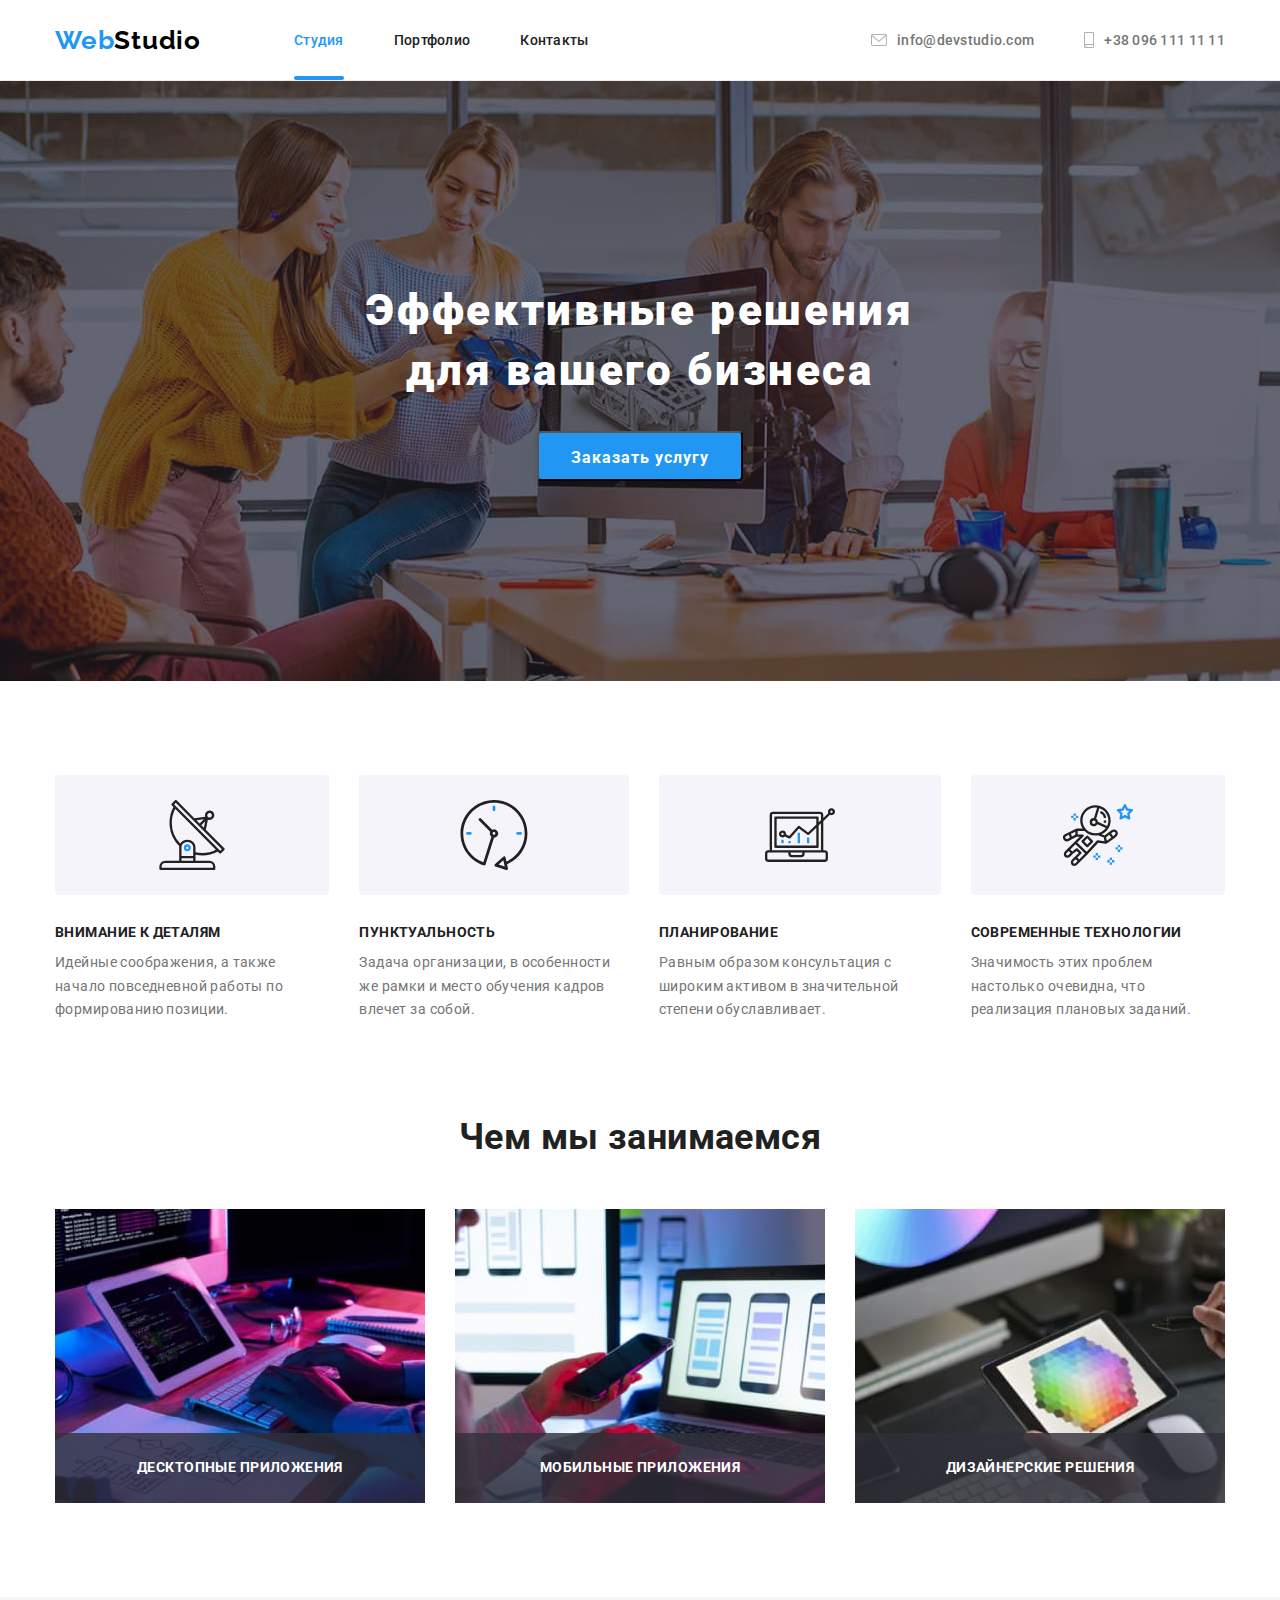
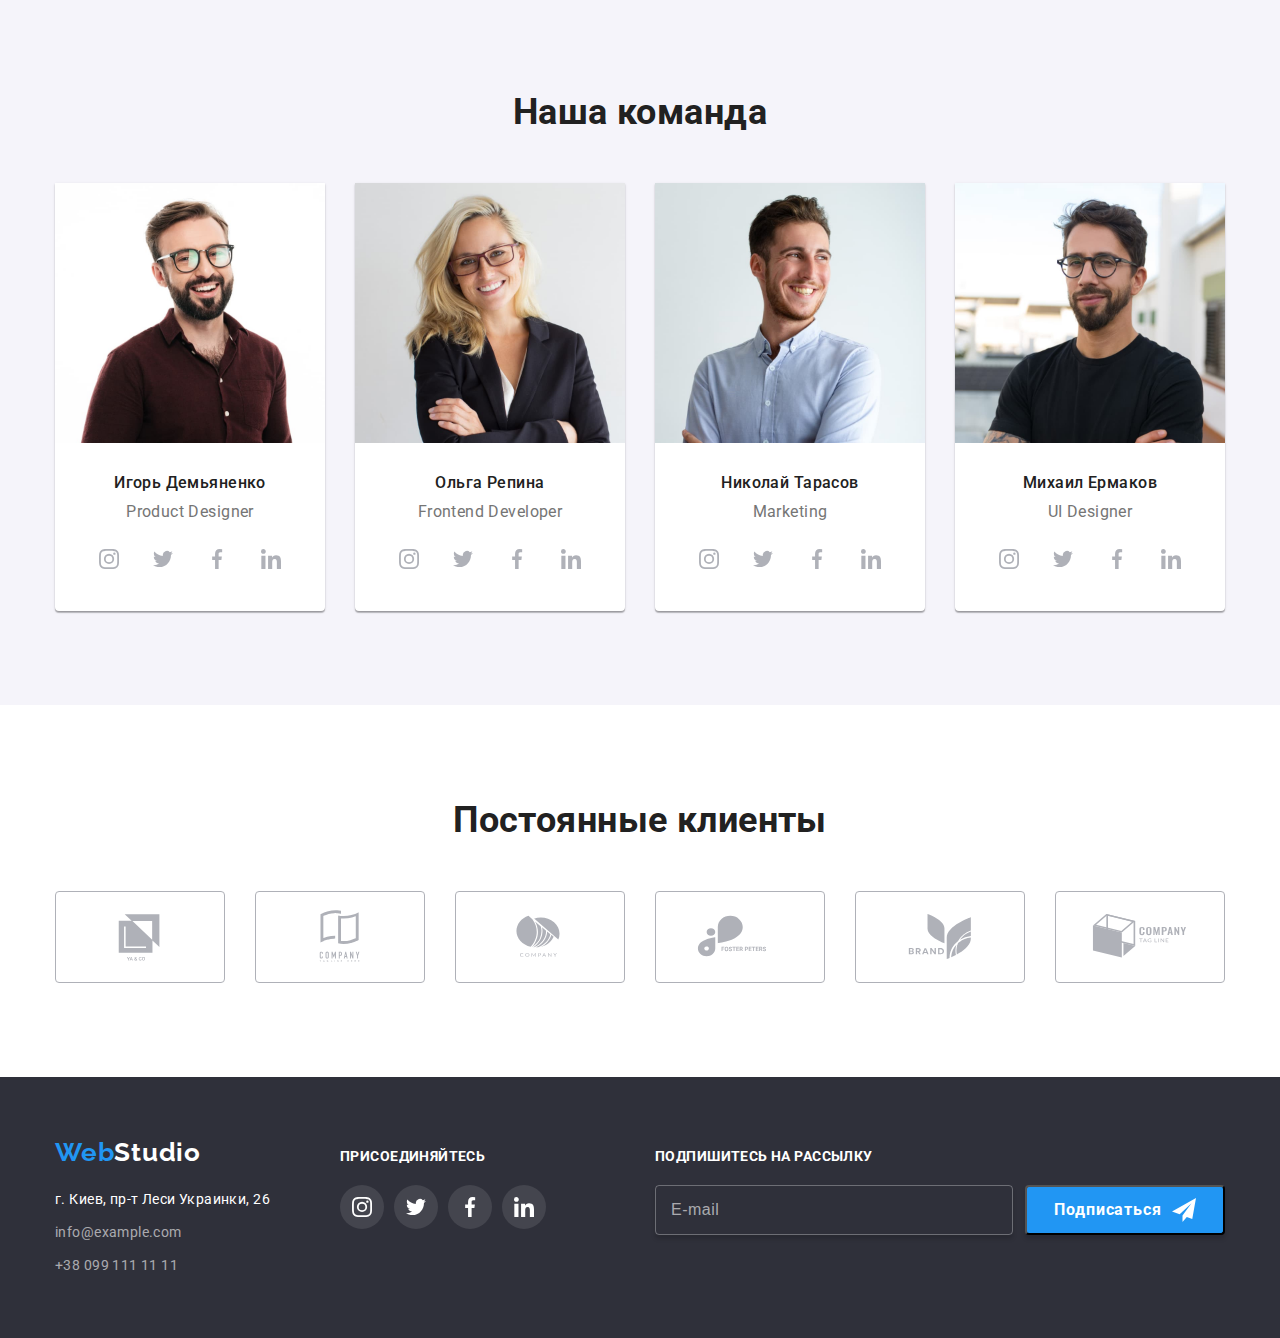
<file: index.html>
<!DOCTYPE html>
<html lang="ru">
<head>
    <meta charset="UTF-8">
    <meta http-equiv="X-UA-Compatible" content="IE=edge">
    <meta name="viewport" content="width=device-width, initial-scale=1.0">
    <title>Web Studio</title>
    <link rel="preconnect" href="https://fonts.googleapis.com">
    <link rel="preconnect" href="https://fonts.gstatic.com" crossorigin>
    <link href="https://fonts.googleapis.com/css2?family=Raleway:wght@700&family=Roboto:wght@400;500;700;900&display=swap"
        rel="stylesheet">
    <link rel="stylesheet" href="https://github.com/sindresorhus/modern-normalize/blob/main/modern-normalize.css">
    
    <link rel="stylesheet" href="./css/main.min.css">
</head>
<body>
    <!--Шапка страницы-->
    <header class="header">
        <div class="header__container">
            <nav class="header__navigation">
                <a href="/" class="logo">
                    Web<span class="logo__text">Studio</span>
                </a>
                <ul class="list site-nav__list">
                    <li class= "site-nav__item">
                        <a href="./index.html" class="site-nav__link link site-nav__link--active">Студия</a>
                    </li>
                    <li class= "site-nav__item">
                        <a href="./portfolio.html" class="site-nav__link link">Портфолио</a>
                    </li>
                    <li class= "site-nav__item">
                        <a href="" class="site-nav__link link">Контакты</a>
                    </li>
                </ul>
            </nav>
            <ul class="list contacts__list">
                <li class= "contacts__item">
                    <a href="mailto:info@devstudio.com" class="contacts__link link">
                        <svg class="icon-mail">
                            <use href="images/sprite.svg#icon-envelope">
                            </use>
                        </svg> 
                    info@devstudio.com</a>
                </li>
                <li class= "contacts__item"><a href="tel:+380961111111" class="contacts__link link">
                    <svg class="icon-tel">
                        <use href="images/sprite.svg#icon-smartphone">                    
                        </use>
                    </svg>+38 096 111 11 11</a></li>
            </ul>
        </div>
    </header>
    <!--Уникальный контент страницы-->
    <main>
        
        <section class="hero">
            <div class="hero__container">
            <h1 class="hero__title">Эффективные решения<br /> для вашего бизнеса</h1>
            <button type="button" class="btn hero__btn" data-modal-open>Заказать услугу</button>
            </div>
        </section>
        
        <section class="section features">
            <div class="features__container">
            <h2 class="section__title visually-hidden">Особенности</h2>
            <ul class="list features__list">
                <li class="features__item">
                    <div class="features__icon">
                        <svg class="icon-antenna" width="70" height="70">
                            <use href="images/sprite.svg#icon-antenna-1">
                            </use>
                        </svg>
                    </div>
                    
                    <h3 class="features__heading">Внимание к деталям</h3>
                    <p class="text features__text">Идейные соображения, а также начало повседневной работы по формированию позиции.</p>
                </li>
                <li class="features__item">
                    <div class="features__icon">
                        <svg class="icon-clock" width="70" height="70">
                            <use href="images/sprite.svg#icon-clock-1">
                            </use>
                        </svg>
                    </div>
                    
                    <h3 class="features__heading">Пунктуальность</h3>
                    <p class="text features__text">Задача организации, в особенности же рамки и место обучения кадров влечет за собой.</p>
                </li>
                <li class="features__item">
                    <div class="features__icon">
                        <svg class="icon-diagram" width="70" height="70">
                            <use href="images/sprite.svg#icon-diagram-1">
                            </use>
                        </svg>
                    </div>
                    
                    <h3 class="features__heading">Планирование</h3>
                    <p class="text features__text">Равным образом консультация с широким активом в значительной степени обуславливает.</p>
                </li>
                <li class="features__item">
                    <div class="features__icon">
                        <svg class="icon-astronaut" width="70" height="70">
                            <use href="images/sprite.svg#icon-astronaut-1">
                            </use>
                        </svg>
                    </div>
                    
                    <h3 class="features__heading">Современные технологии</h3>
                    <p class="text features__text">Значимость этих проблем настолько очевидна, что реализация плановых заданий.</p>
                </li>
            </ul>
            </div>
        </section>
        <section class="section work">
            <div class="container work__container">
            <h2 class="section__title">Чем мы занимаемся</h2>
            <ul class="work__list list">
                <li class="work__item">
                    <img src="./images/our_work1.jpg" class="thumb" alt="Разработка десктопной версии" width="370" />
                    <div class="work__overlay">Десктопные приложения</div>
                </li>
                <li class="work__item">
                    <img src="./images/our_work2.jpg" class="thumb" alt="Разработка мобильной версии" width="370" />
                    <div class="work__overlay">Мобильные приложения</div>
                </li>
                <li class="work__item">
                    <img src="./images/our_work3.jpg" class="thumb" alt="Разработка планшетной версии" width="370" />
                    <div class="work__overlay">Дизайнерские решения</div>
                </li>
            </ul>
            </div>
        </section>
        <section class="section team">
            <div class="container team__container">
            <h2 class="section__title">Наша команда</h2>
            <ul class="team__list list">
                <li class="team__item">
                    <img src="./images/our_team1.jpg" class="team__thumb" alt="Мужчина с бороодой в очках и рубашке" width="270" />
                    <div class="team__description"><h3 class="team__names">Игорь Демьяненко</h3>
                        <p class="text team__text">Product Designer</p>
                        <ul class="social__list list">
                            <li class="social__item">
                                <a href="" class="social__link">
                                    <svg class="social__icon">
                                        <use href="images/sprite.svg#icon-instagram-2">
                                        </use>
                                    </svg>
                                </a>
                            </li>
                            <li class="social__item">
                                <a href="" class="social__link">
                                    <svg class="social__icon">
                                        <use href="images/sprite.svg#icon-twitter-1">
                                        </use>
                                    </svg>
                                </a>
                            </li>
                            <li class="social__item">
                                <a href="" class="social__link">
                                    <svg class="social__icon">
                                        <use href="images/sprite.svg#icon-facebook-1">
                                        </use>
                                    </svg>
                                </a>
                            </li>
                            <li class="social__item">
                                <a href="" class="social__link">
                                    <svg class="social__icon">
                                        <use href="images/sprite.svg#icon-linkedin-1">
                                        </use>
                                    </svg>
                                </a>
                            </li>                        
                        </ul>
                    </div>            
                </li>
                <li class="team__item">
                    <img src="./images/our_team2.jpg" class="team__thumb" alt="Девушка с улыбкой в очках и в пиджаке" width="270" />
                    <div class="description"><h3 class="team__names">Ольга Репина</h3>
                    <p class="text team__text">Frontend Developer</p>
                    <ul class="social__list list">
                        <li class="social__item">
                            <a href="" class="social__link">
                                <svg class="social__icon">
                                    <use href="images/sprite.svg#icon-instagram-2">
                                    </use>
                                </svg>
                            </a>
                        </li>
                        <li class="social__item">
                            <a href="" class="social__link">
                                <svg class="social__icon">
                                    <use href="images/sprite.svg#icon-twitter-1">
                                    </use>
                                </svg>
                            </a>
                        </li>
                        <li class="social__item">
                            <a href="" class="social__link">
                                <svg class="social__icon">
                                    <use href="images/sprite.svg#icon-facebook-1">
                                    </use>
                                </svg>
                            </a>
                        </li>
                        <li class="social__item">
                            <a href="" class="social__link">
                                <svg class="social__icon">
                                    <use href="images/sprite.svg#icon-linkedin-1">
                                    </use>
                                </svg>
                            </a>
                        </li>
                    </ul>
                </div>
                </li>
                <li class="team__item">
                    <img src="./images/our_team3.jpg" class="team__thumb" alt="Мужчина в рубашке" width="270" />
                    <div class="description"><h3 class="team__names">Николай Тарасов</h3>
                    <p class="text team__text">Marketing</p>
                    <ul class="social__list list">
                        <li class="social__item">
                            <a href="" class="social__link">
                                <svg class="social__icon">
                                    <use href="images/sprite.svg#icon-instagram-2">
                                    </use>
                                </svg>
                            </a>
                        </li>
                        <li class="social__item">
                            <a href="" class="social__link">
                                <svg class="social__icon">
                                    <use href="images/sprite.svg#icon-twitter-1">
                                    </use>
                                </svg>
                            </a>
                        </li>
                        <li class="social__item">
                            <a href="" class="social__link">
                                <svg class="social__icon">
                                    <use href="images/sprite.svg#icon-facebook-1">
                                    </use>
                                </svg>
                            </a>
                        </li>
                        <li class="social__item">
                            <a href="" class="social__link">
                                <svg class="social__icon">
                                    <use href="images/sprite.svg#icon-linkedin-1">
                                    </use>
                                </svg>
                            </a>
                        </li>
                    </ul>
                </div>
                </li>
                <li class="team__item">
                    <img src="./images/our_team4.jpg" class="team__thumb" alt="Мужчина в футболке и очках на улице" width="270" />
                    <div class="description"><h3 class="team__names">Михаил Ермаков</h3>
                    <p class="text team__text">UI Designer</p>
                    <ul class="social__list list">
                        <li class="social__item">
                            <a href="" class="social__link">
                                <svg class="social__icon">
                                    <use href="images/sprite.svg#icon-instagram-2">
                                    </use>
                                </svg>
                            </a>
                        </li>
                        <li class="social__item">
                            <a href="" class="social__link">
                                <svg class="social__icon">
                                    <use href="images/sprite.svg#icon-twitter-1">
                                    </use>
                                </svg>
                            </a>
                        </li>
                        <li class="social__item">
                            <a href="" class="social__link">
                                <svg class="social__icon">
                                    <use href="images/sprite.svg#icon-facebook-1">
                                    </use>
                                </svg>
                            </a>
                        </li>
                        <li class="social__item">
                            <a href="" class="social__link">
                                <svg class="social__icon">
                                    <use href="images/sprite.svg#icon-linkedin-1">
                                    </use>
                                </svg>
                            </a>
                        </li>
                    </ul>
                </div>
                </li>
            </ul>
            </div>
        </section>
        <section class="section clients">
            <div class="container clients__container">
                <h2 class="section__title">Постоянные клиенты</h2>
                <ul class="clients__list list">
                    <li class="clients__item item">
                        <a href="" class="link clients__link"><svg class="clients__icon">
                            <use href="images/sprite.svg#icon-logo1">
                            </use>
                        </svg></a>
                    </li>
                    <li class="clients__item item">
                        <a href="" class="link clients__link"><svg class="clients__icon">
                                <use href="images/sprite.svg#icon-logo2">
                                </use>
                            </svg></a>
                    </li>
                    <li class="clients__item item">
                        <a href="" class="link clients__link"><svg class="clients__icon">
                                <use href="images/sprite.svg#icon-logo3">
                                </use>
                            </svg></a>
                    </li>
                    <li class="clients__item item">
                        <a href="" class="link clients__link"><svg class="clients__icon">
                                <use href="images/sprite.svg#icon-logo4">
                                </use>
                            </svg></a>
                    </li>
                    <li class="clients__item item">
                        <a href="" class="link clients__link"><svg class="clients__icon">
                                <use href="images/sprite.svg#icon-logo5">
                                </use>
                            </svg></a>
                    </li>
                    <li class="clients__item item">
                        <a href="" class="link clients__link"><svg class="clients__icon">
                                <use href="images/sprite.svg#icon-logo6">
                                </use>
                            </svg></a>
                    </li>
                </ul>
                <div>
                    
                </div>
            </div>
        </section>
    </main>
    <!--Подвал страницы-->
    <footer class="footer">
        <div class="container footer__container">
            <div class="column address__column">
                <a href="/" class="logo footer__logo">
                    <span>Web</span><span class="logo__text logo__text--white">Studio</span>
                </a>
                <address>
                    <ul class="address__list list">
                        <li class="address__item"><a href="" class="link address__link address__link--city">г. Киев, пр-т Леси Украинки, 26</a></li>
                        <li class="address__item"><a href="mailto:info@example.com" class="link address__link address__link--mail">info@example.com</a></li>
                        <li class="address__item"><a href="tel:+380991111111" class="link address__link address__link--tel">+38 099 111 11 11</a></li>
                    </ul>
                </address>
            </div>
            <div class="column subscribe__column">
                <h2 class="column__title">присоединяйтесь</h2>
                <ul class="social__list list">
                    <li class="social__item">
                        <a href="" class="social__link social__link--footer">
                            <svg class="social__icon social__icon--footer">
                                <use href="images/sprite.svg#icon-instagram-2">
                                </use>
                            </svg>
                        </a>
                    </li>
                    <li class="social__item">
                        <a href="" class="social__link social__link--footer">
                            <svg class="social__icon social__icon--footer">
                                <use href="images/sprite.svg#icon-twitter-1">
                                </use>
                            </svg>
                        </a>
                    </li>
                    <li class="social__item">
                        <a href="" class="social__link social__link--footer">
                            <svg class="social__icon social__icon--footer">
                                <use href="images/sprite.svg#icon-facebook-1">
                                </use>
                            </svg>
                        </a>
                    </li>
                    <li class="social__item">
                        <a href="" class="social__link social__link--footer">
                            <svg class="social__icon social__icon--footer">
                                <use href="images/sprite.svg#icon-linkedin-1">
                                </use>
                            </svg>
                        </a>
                    </li>
                </ul>
                
            </div>
            <div class="column mailing__column">
                <label for="mailing-user-mail" class="column__title">Подпишитесь на рассылку</label>
                    <div class="mailing__form">
                        <input type="email" class="mailing__input" name="footer_mail" id="mailing-user-mail" placeholder="E-mail">
                        <button type="submit" class="btn mailing__btn">Подписаться
                            <svg class="mailing__icon" width="24" height="24">
                                <use href="images/sprite.svg#icon-send"></use>
                            </svg>
                        </button>
                    </div>                               
                </div>
        </div>
    
    </footer>
    <div class="backdrop is-hidden" data-modal>
        <div class="modal">
            <button type="button" class="close__btn" data-modal-close>
                <svg class="close__icon">
                    <use href="images/sprite.svg#icon-close-black-18dp">
                    </use>
                </svg>
            </button>
            
            <form class="modal__form">
                <p class="modal__title">Оставьте свои данные, мы вам перезвоним</p>
                <div class="form-field">
                    <input type="text" name="name" id="user-name" class="form-input" placeholder=" ">
                    <label for="user-name" class="form-label">
                        <svg class="label-icon" >
                            <use href="images/sprite.svg#modal-person"></use>
                        </svg>
                        Имя
                    </label>
                </div>
                <div class="form-field">
                    <input type="tel" name="tel" id="user-tel" class="form-input" placeholder=" ">
                    <label for="user-tel" class="form-label">
                        <svg class="label-icon" >
                            <use href="images/sprite.svg#modal-phone"></use>
                        </svg>
                        Телефон
                    </label>
                </div>
                <div class="form-field">
                    <input type="email" name="mail" id="user-mail" class="form-input" placeholder=" ">
                    <label for="user-mail" class="form-label">
                        <svg class="label-icon" >
                            <use href="images/sprite.svg#modal-email"></use>
                        </svg>
                        Почта
                    </label>
                </div>
                <div class="form-field comment-field">
                    <label for="user-comment" class="form-label">Комментарий</label>
                    <textarea name="comment" id="user-comment" class="comment" cols="30" rows="10" placeholder="Введите текст"></textarea>
                </div>
                <div class="form-field__policy">
                    
                        <input type="checkbox" class="checkbox" name="policy" id="policy-checkbox">
                        <label for="policy-checkbox" class="label-checkbox">
                        Соглашаюсь с рассылкой и принимаю <a href="">Условия договора</a>
                        <span class="policy-check"></span>                    
                        <svg class="icon-checkbox" width="16" height="15">
                            <use href="images/sprite.svg#icon-full-check"></use>
                        </svg>                        
                    </label>
                        
                    </div>                       
                <div class="wrapper-btn">               
                    <button type="submit" class="btn modal__btn">Отправить</button>
                </div>
            </form>
        </div>
    </div>

    <script src="./js/modal.js"></script>
</body>
</html>
</file>
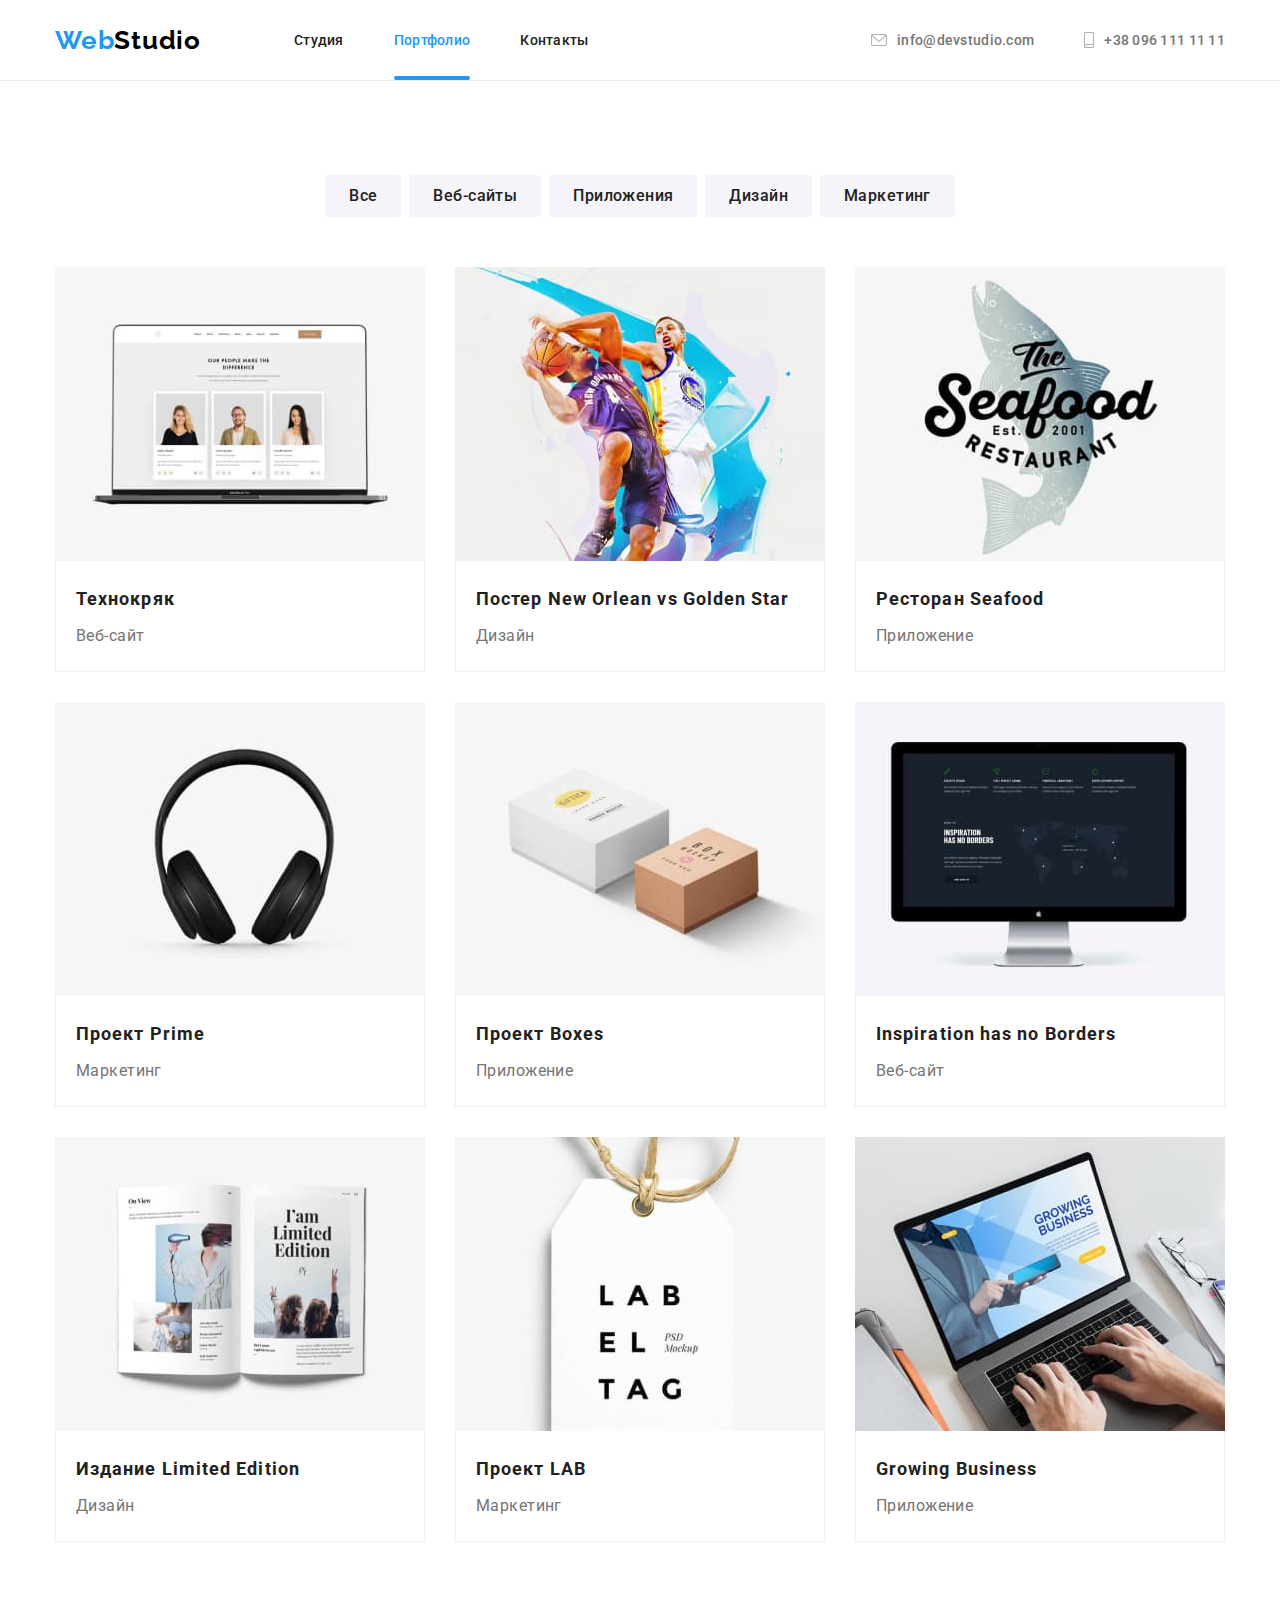
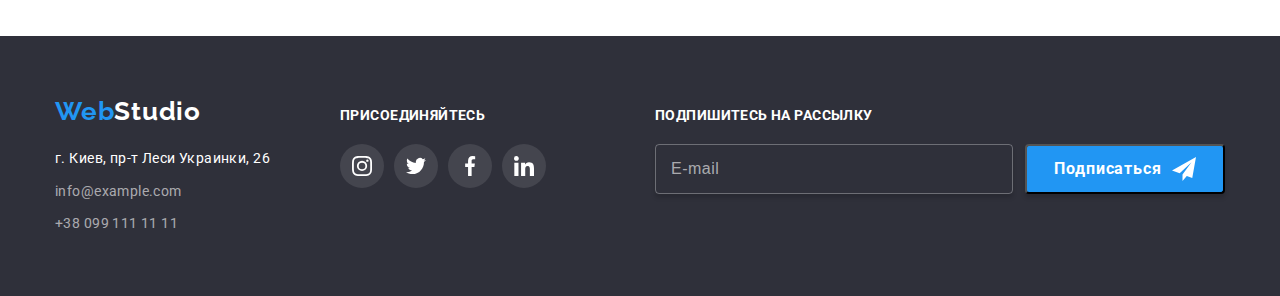
<file: portfolio.html>
<!DOCTYPE html>
<html lang="ru">

<head>
    <meta charset="UTF-8">
    <meta http-equiv="X-UA-Compatible" content="IE=edge">
    <meta name="viewport" content="width=device-width, initial-scale=1.0">
    <title>Portfolio</title>
    <link rel="preconnect" href="https://fonts.googleapis.com">
    <link rel="preconnect" href="https://fonts.gstatic.com" crossorigin>
    <link href="https://fonts.googleapis.com/css2?family=Raleway:wght@700&family=Roboto:wght@400;500;700;900&display=swap"
        rel="stylesheet">
    <link rel="stylesheet" href="https://github.com/sindresorhus/modern-normalize/blob/main/modern-normalize.css">
    
    <link rel="stylesheet" href="./css/main.min.css">
</head>

<body>
    <!--Шапка страницы-->
    <header class="header">
        <div class="header__container container">
            <nav class="header__navigation">
                <a href="/" class="logo">
                    Web<span class="logo__text">Studio</span>
                </a>
                <ul class="list site-nav__list">
                    <li class="site-nav__item">
                        <a href="./index.html" class="site-nav__link link">Студия</a>
                    </li>
                    <li class="site-nav__item">
                        <a href="./portfolio.html" class="site-nav__link link site-nav__link--active">Портфолио</a>
                    </li>
                    <li class="site-nav__item">
                        <a href="" class="site-nav__link link">Контакты</a>
                    </li>
                </ul>
            </nav>
            <ul class="list contacts__list">
                <li class="contacts__item">
                    <a href="mailto:info@devstudio.com" class="contacts__link link">
                        <svg class="icon-mail">
                            <use href="images/sprite.svg#icon-envelope">
                            </use>
                        </svg>
                        info@devstudio.com</a>
                </li>
                <li class="contacts__item"><a href="tel:+380961111111" class="contacts__link link">
                        <svg class="icon-tel">
                            <use href="images/sprite.svg#icon-smartphone">
                            </use>
                        </svg>+38 096 111 11 11</a></li>
            </ul>
        </div>
    </header>
    <!--Уникальный контент страницы-->
    <main>
        <section class="section portfolio">
            <div class="container portfolio__container">
                <ul class="list filter__list">
                    <li class="filter__item"><button type="button" class="filter__btn">Все</button></li>
                    <li class="filter__item"><button type="button" class="filter__btn">Веб-сайты</button></li>
                    <li class="filter__item"><button type="button" class="filter__btn">Приложения</button></li>
                    <li class="filter__item"><button type="button" class="filter__btn">Дизайн</button></li>
                    <li class="filter__item"><button type="button" class="filter__btn">Маркетинг</button></li>
                </ul>
                <h2 class="section__title visually-hidden">Примеры работ</h2>
                <ul class="list type__list">
                    <li class="type__item">                        
                        <a href="" class="link type__link">
                            <div class="thumb type__thumb">
                                <img src="./images/technocrack.jpg" alt="Открытый ноутбук с сайтом-примером" width="370" />
                                <div class="type__overlay">Технокряк это современная площадка распространения коронавируса. Компании используют эту платформу для цифрового
                                шпионажа и атак на защищённые сервера конкурентов.</div>
                            </div>                                
                            <div class="type__description">
                                <h3 class="type__example">Технокряк</h3>
                                <p class="text type__text">Веб-сайт</p>
                            </div>
                        </a>                                              
                    </li>
                    <li class="type__item">
                        <a href="" class="link type__link">
                            <div class="thumb type__thumb">
                                <img src="./images/poster_new_orlean_vs_golden_star.jpg" alt="Дизайн постера" width="370" />
                                <div class="type__overlay">Технокряк это современная площадка распространения коронавируса. Компании используют эту платформу
                                    для цифрового
                                    шпионажа и атак на защищённые сервера конкурентов.
                                </div>
                            </div>
                            <div class="type__description">
                                <h3 class="type__example">Постер New Orlean vs Golden Star</h3>
                                <p class="text type__text">Дизайн</p>
                            </div>
                        </a>
                    </li>
                    <li class="type__item">                        
                        <a href="" class="link type__link">
                            <div class="thumb type__thumb">
                                <img src="./images/restaurant_seafood.jpg" alt="Логотип рыбного ресторана" width="370" />
                                <div class="type__overlay">Технокряк это современная площадка распространения коронавируса. Компании используют эту платформу
                                    для цифрового
                                    шпионажа и атак на защищённые сервера конкурентов.</div>
                                                                    
                            </div>
                            <div class="type__description">
                                <h3 class="type__example">Ресторан Seafood</h3>
                                <p class="text type__text">Приложение</p>
                            </div>
                        </a>                                                                     
                    </li>
                    
                    <li class="type__item">
                        <a href="" class="link type__link">
                            <div class="thumb type__thumb">
                                <img src="./images/project_prime.jpg" alt="Наушники" width="370" />
                                <div class="type__overlay">Технокряк это современная площадка распространения коронавируса. Компании используют эту платформу
                                    для цифрового
                                    шпионажа и атак на защищённые сервера конкурентов.
                                </div>
                            </div>                                
                            <div class="type__description">
                                <h3 class="type__example">Проект Prime</h3>
                                <p class="text type__text">Маркетинг</p>
                            </div>
                        </a>                                              
                    </li>
                    <li class="type__item">                        
                        <a href="" class="link type__link">
                            <div class="thumb type__thumb">
                                <img src="./images/project_boxes.jpg" alt="Две коробки" width="370" />
                                <div class="type__overlay">Технокряк это современная площадка распространения коронавируса. Компании используют эту платформу
                                    для цифрового
                                    шпионажа и атак на защищённые сервера конкурентов.
                                </div>
                            </div>
                            <div class="type__description">
                                <h3 class="type__example">Проект Boxes</h3>
                                <p class="text type__text">Приложение</p>
                            </div>
                        </a>                                                                    
                    </li>
                    <li class="type__item">
                        <a href="" class="link type__link">
                            <div class="thumb type__thumb">
                                <img src="./images/inspiration_has_no_borders.jpg" alt="Монитор" width="370" />                            
                                <div class="type__overlay">Технокряк это современная площадка распространения коронавируса. Компании используют эту платформу
                                для цифрового
                                шпионажа и атак на защищённые сервера конкурентов.                            
                                </div>
                            </div>                            
                            <div class="type__description">
                                <h3 class="type__example">Inspiration has no Borders</h3>
                                <p class="text type__text">Веб-сайт</p>
                            </div>
                        </a>                                              
                    </li>
                    <li class="type__item">                        
                        <a href="" class="link type__link">
                            <div class="thumb type__thumb"><img src="./images/edition_limited_edition.jpg" alt="Открытый журнал" width="370" />
                                <div class="type__overlay">Технокряк это современная площадка распространения коронавируса. Компании используют эту платформу
                                    для цифрового
                                    шпионажа и атак на защищённые сервера конкурентов.
                                </div>
                            </div>
                            <div class="type__description">
                                <h3 class="type__example">Издание Limited Edition</h3>
                                <p class="text type__text">Дизайн</p>
                            </div>
                        </a>                                                                   
                    </li>
                    <li class="type__item">                        
                        <a href="" class="link type__link">
                            <div class="thumb type__thumb">
                                <img src="./images/project_lab.jpg" alt="Лейба на веревке" width="370" />
                                <div class="type__overlay">Технокряк это современная площадка распространения коронавируса. Компании используют эту платформу
                                    для цифрового
                                    шпионажа и атак на защищённые сервера конкурентов.
                                </div>
                            </div>
                            <div class="type__description">
                                <h3 class="type__example">Проект LAB</h3>
                                <p class="text type__text">Маркетинг</p>
                            </div>
                        </a>                                                                       
                    </li>
                    <li class="type__item">                       
                        <a href="" class="link type__link"> 
                            <div class="thumb type__thumb">
                                <img src="./images/growing_business.jpg" alt="Человек работает на ноутбуке" width="370" />
                                <div class="type__overlay">Технокряк это современная площадка распространения коронавируса. Компании используют эту платформу
                                    для цифрового
                                    шпионажа и атак на защищённые сервера конкурентов.
                                </div>
                            </div>
                            <div class="type__description">
                                <h3 class="type__example">Growing Business</h3>
                                <p class="text type__text">Приложение</p>
                            </div>
                        </a>                                             
                    </li>
                </ul> 
                </div>           
        </section>
    </main>
    <!--Подвал страницы-->
    <footer class="footer">
        <div class="container footer__container">
            <div class="column address__column">
                <a href="/" class="logo footer__logo">
                    <span>Web</span><span class="logo__text logo__text--white">Studio</span>
                </a>
                <address>
                    <ul class="address__list list">
                        <li class="address__item"><a href="" class="link address__link address__link--city">г. Киев, пр-т
                                Леси Украинки, 26</a></li>
                        <li class="address__item"><a href="mailto:info@example.com"
                                class="link address__link address__link--mail">info@example.com</a></li>
                        <li class="address__item"><a href="tel:+380991111111"
                                class="link address__link address__link--tel">+38 099 111 11 11</a></li>
                    </ul>
                </address>
            </div>
            <div class="column subscribe__column">
                <h2 class="column__title">присоединяйтесь</h2>
                <ul class="social__list list">
                    <li class="social__item">
                        <a href="" class="social__link social__link--footer">
                            <svg class="social__icon social__icon--footer">
                                <use href="images/sprite.svg#icon-instagram-2">
                                </use>
                            </svg>
                        </a>
                    </li>
                    <li class="social__item">
                        <a href="" class="social__link social__link--footer">
                            <svg class="social__icon social__icon--footer">
                                <use href="images/sprite.svg#icon-twitter-1">
                                </use>
                            </svg>
                        </a>
                    </li>
                    <li class="social__item">
                        <a href="" class="social__link social__link--footer">
                            <svg class="social__icon social__icon--footer">
                                <use href="images/sprite.svg#icon-facebook-1">
                                </use>
                            </svg>
                        </a>
                    </li>
                    <li class="social__item">
                        <a href="" class="social__link social__link--footer">
                            <svg class="social__icon social__icon--footer">
                                <use href="images/sprite.svg#icon-linkedin-1">
                                </use>
                            </svg>
                        </a>
                    </li>
                </ul>
    
            </div>
            <div class="column mailing__column">
                <label for="mailing-user-mail" class="column__title">Подпишитесь на рассылку</label>
                <div class="mailing__form">
                    <input type="email" class="mailing__input" name="footer_mail" id="mailing-user-mail"
                        placeholder="E-mail">
                    <button type="submit" class="btn mailing__btn">Подписаться
                        <svg class="mailing__icon" width="24" height="24">
                            <use href="images/sprite.svg#icon-send"></use>
                        </svg>
                    </button>
                </div>
            </div>
        </div>
    
    </footer>
</body>

</html>
</file>
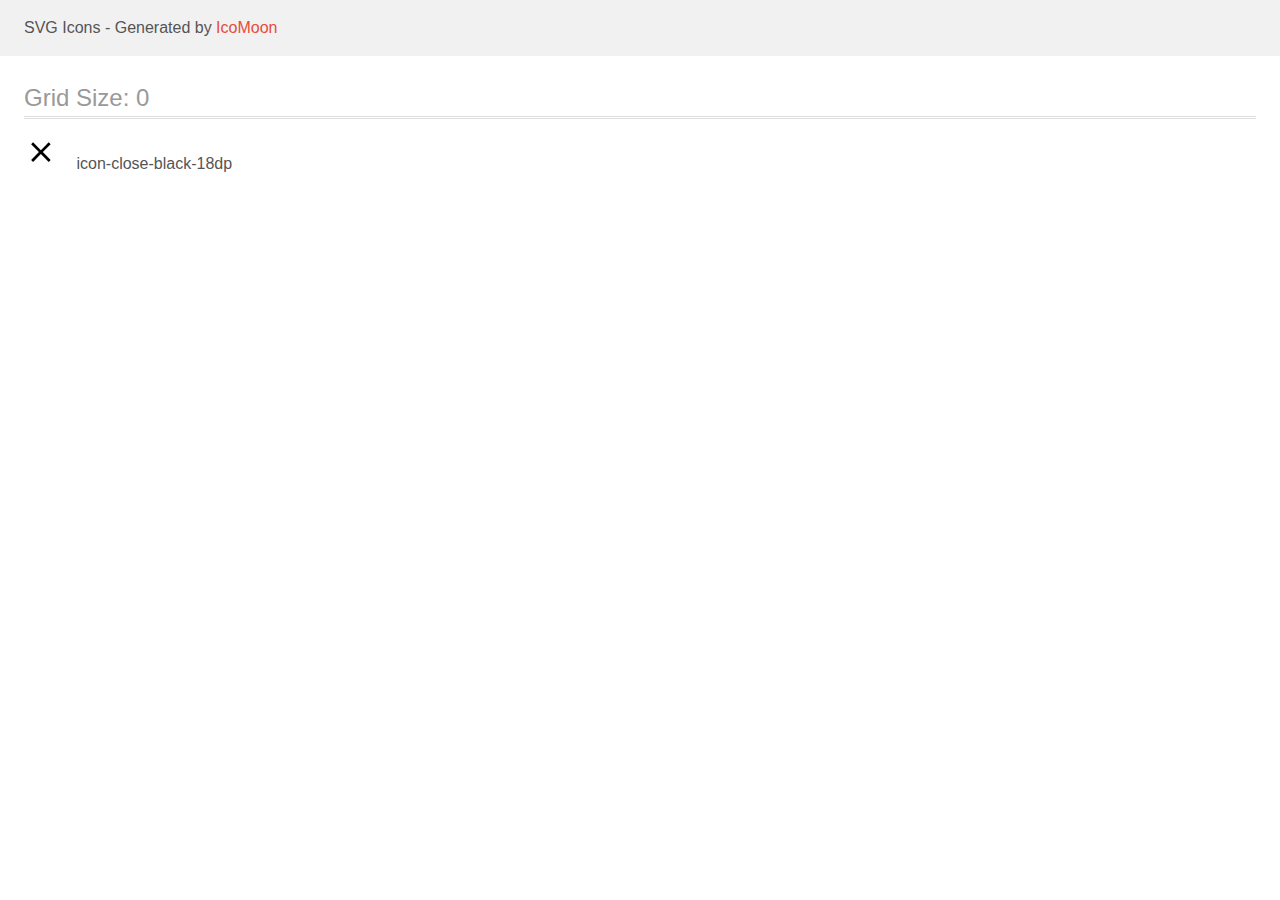
<file: images/icomoon/demo.html>
<!doctype html>
<html>
<head>
    <title>IcoMoon - SVG Icons</title>
    <meta charset="utf-8">
    <meta name="viewport" content="width=device-width, initial-scale=1">
    <link rel="stylesheet" href="demo-files/demo.css">
    <link rel="stylesheet" href="style.css">
</head>
<body>
<svg aria-hidden="true" style="position: absolute; width: 0; height: 0; overflow: hidden;" version="1.1" xmlns="http://www.w3.org/2000/svg" xmlns:xlink="http://www.w3.org/1999/xlink">
<defs>
<symbol id="icon-close-black-18dp" viewBox="0 0 32 32">
<path d="M26.667 7.303l-1.97-1.97-7.808 7.808-7.808-7.808-1.97 1.97 7.808 7.808-7.808 7.808 1.97 1.97 7.808-7.808 7.808 7.808 1.97-1.97-7.808-7.808 7.808-7.808z"></path>
</symbol>
</defs>
</svg>

<header class="bgc1 clearfix">
<div class="mhl">
    <p>SVG Icons - Generated by <a href="https://icomoon.io/app">IcoMoon</a></p>
</div>
</header>
    <div class="clearfix mhl ptl">
        <h1 class="mvm mtn fgc1">Grid Size: 0</h1>
        <div class="glyph fs1">
            <div class="clearfix pbs">
                <svg class="icon icon-close-black-18dp"><use xlink:href="#icon-close-black-18dp"></use></svg><span class="name"> icon-close-black-18dp</span>
            </div>
        </div>
  </div>
<script defer src="svgxuse.js"></script>
</body>
</html>
</file>
<file: images/icomoon/demo-files/demo.css>
body {
  padding: 0;
  margin: 0;
  font-family: sans-serif;
  font-size: 1em;
  line-height: 1.5;
  color: #555;
  background: #fff;
}
h1 {
  font-size: 1.5em;
  font-weight: normal;
  box-shadow: 0 1px #ddd, 0 2px #fff, 0 3px #ddd;
}
small {
  font-size: .66666667em;
}
a {
  color: #e74c3c;
  text-decoration: none;
}
a:hover, a:focus {
  box-shadow: 0 1px #e74c3c;
}
.bshadow0, input {
  box-shadow: inset 0 -2px #e7e7e7;
}
input:hover {
  box-shadow: inset 0 -2px #ccc;
}
input, fieldset {
  font-size: 1em;
  margin: 0;
  padding: 0;
  border: 0;
}
input {
  color: inherit;
  line-height: 1.5;
  height: 1.5em;
  padding: .25em 0;
}
input:focus {
  outline: none;
  box-shadow: inset 0 -2px #449fdb;
}
.glyph {
  font-size: 16px;
  margin-right: 1.5em;
  float: left;
  width: 7em;
}
svg {
  color: #000;
}
.liga {
  width: 80%;
  width: calc(100% - 2.5em);
}
.talign-right {
  text-align: right;
}
.talign-center {
  text-align: center;
}
.bgc1 {
  background: #f1f1f1;
}
.fgc0 {
  color: #000;
}
.fgc1 {
  color: #999;
}
p {
  margin-top: 1em;
  margin-bottom: 1em;
}
.mvm {
  margin-top: .75em;
  margin-bottom: .75em;
}
.mtn {
  margin-top: 0;
}
.mtl, .mal {
  margin-top: 1.5em;
}
.mbl, .mal {
  margin-bottom: 1.5em;
}
.mal, .mhl {
  margin-left: 1.5em;
  margin-right: 1.5em;
}
.mhmm {
  margin-left: 1em;
  margin-right: 1em;
}
.ptl {
  padding-top: 1.5em;
}
.pbs, .pvs {
  padding-bottom: .25em;
}
.pvs, .pts {
  padding-top: .25em;
}
.unit {
  float: left;
}
.unitRight {
  float: right;
}
.size1of2 {
  width: 50%;
}
.size1of1 {
  width: 100%;
}
.clearfix:before, .clearfix:after {
  content: " ";
  display: table;
}
.clearfix:after {
  clear: both;
}
.hidden-true {
  display: none;
}
.textbox0 {
  width: 3em;
  background: #f1f1f1;
  padding: .25em .5em;
  line-height: 1.5;
  height: 1.5em;
}
.fs0 {
  font-size: 16px;
}
.fs1 {
  font-size: 32px;
}
.name {
  font-size: 0.5em;
  margin-left: 1em;
}
</file>
<file: images/icomoon/style.css>
.icon {
  display: inline-block;
  width: 1em;
  height: 1em;
  stroke-width: 0;
  stroke: currentColor;
  fill: currentColor;
}

/* ==========================================
Single-colored icons can be modified like so:
.icon-name {
  font-size: 32px;
  color: red;
}
========================================== */
</file>
<file: css/main.min.css>
.portfolio__container,.footer__container,.clients__container,.team__container,.work__container,.features__container,.header__container{width:1200px;padding-left:15px;padding-right:15px;margin-left:auto;margin-right:auto}.type__link,.address__link,.clients__link,.social__link,.contacts__link,.site-nav__link{text-decoration:none}.type__list,.filter__list,.address__list,.clients__list,.social__list,.team__list,.work__list,.features__list,.contacts__list,.site-nav__list{list-style:none;margin:0;padding:0}.modal__btn,.mailing__btn,.hero__btn{border-radius:4px;background-color:#2196f3;color:#fff;font-family:inherit;font-weight:700;font-size:16px;line-height:1.87;display:inline-block;text-align:center;letter-spacing:.06em;cursor:pointer;-webkit-box-shadow:0px 4px 4px rgba(0,0,0,.15);box-shadow:0px 4px 4px rgba(0,0,0,.15)}.type__text,.team__text,.features__text{color:#757575}html{-webkit-box-sizing:border-box;box-sizing:border-box}*,::before,::after{-webkit-box-sizing:inherit;box-sizing:inherit}h1,h2,h3,h4,h5,h6,p{margin:0;padding:0}body{color:#757575;font-family:Roboto,sans-serif;font-style:normal;font-weight:400;font-size:14px;line-height:1.71;letter-spacing:.03em;margin:0}img{display:block;width:100%;height:auto}.thumb{display:block;width:100%;height:auto}.visually-hidden{position:absolute;width:1px;height:1px;margin:-1px;border:0;padding:0;white-space:nowrap;-webkit-clip-path:inset(100%);clip-path:inset(100%);clip:rect(0 0 0 0);overflow:hidden}.header{background-color:#fff;border-bottom:1px solid #ececec}.header__container{display:-webkit-box;display:-ms-flexbox;display:flex;-webkit-box-align:center;-ms-flex-align:center;align-items:center}.header__navigation{display:-webkit-box;display:-ms-flexbox;display:flex;-webkit-box-align:center;-ms-flex-align:center;align-items:center}.site-nav__list{display:-webkit-box;display:-ms-flexbox;display:flex;margin-left:93px}.site-nav__item:not(:first-child){margin-left:50px}.site-nav__link{display:block;padding-top:32px;color:#212121;font-weight:500;font-size:14px;line-height:1.143;letter-spacing:.02em;-webkit-transition:color 250ms cubic-bezier(0.4, 0, 0.2, 1);transition:color 250ms cubic-bezier(0.4, 0, 0.2, 1)}.site-nav__link--active{color:#2196f3}.site-nav__link--active::after{content:"";display:-webkit-box;display:-ms-flexbox;display:flex;-webkit-box-orient:vertical;-webkit-box-direction:normal;-ms-flex-direction:column;flex-direction:column;margin-top:28px;background:#2196f3;width:100%;height:4px;border-radius:2px}.site-nav__link:hover,.site-nav__link:focus{color:#2196f3}.logo{display:block;color:#2196f3;letter-spacing:.03em;font-family:Raleway,sans-serif;font-weight:700;font-size:26px;line-height:1.192;text-decoration:none}.logo__text{color:#000}.logo__text--white{color:#fff}.footer__logo{display:inline-block;margin-bottom:20px}.contacts__list{display:-webkit-box;display:-ms-flexbox;display:flex;margin-left:auto}.contacts__item{display:-webkit-inline-box;display:-ms-inline-flexbox;display:inline-flex}.contacts__item:not(:first-child){margin-left:50px}.contacts__link{display:-webkit-box;display:-ms-flexbox;display:flex;-webkit-box-align:center;-ms-flex-align:center;align-items:center;padding-top:32px;padding-bottom:32px;font-weight:500;font-size:14px;line-height:1.143;letter-spacing:.02em;color:#757575;-webkit-transition:color 250ms cubic-bezier(0.4, 0, 0.2, 1);transition:color 250ms cubic-bezier(0.4, 0, 0.2, 1)}.contacts__link:hover,.contacts__link:focus{color:#2196f3}.icon-mail{width:16px;height:12px;fill:#afb1b8;margin-right:10px;-webkit-transition:fill 250ms cubic-bezier(0.4, 0, 0.2, 1);transition:fill 250ms cubic-bezier(0.4, 0, 0.2, 1)}.contacts__link:hover .icon-mail,.contacts__link:focus .icon-mail{fill:#2196f3}.icon-tel{width:10px;height:16px;fill:#afb1b8;margin-right:10px;-webkit-transition:fill 250ms cubic-bezier(0.4, 0, 0.2, 1);transition:fill 250ms cubic-bezier(0.4, 0, 0.2, 1)}.contacts__link:hover .icon-tel,.contacts__link:focus .icon-tel{fill:#2196f3}.hero{max-width:1600px;margin-left:auto;margin-right:auto;background-size:cover;background-repeat:no-repeat;background-position:center;background-image:-webkit-gradient(linear, left top, right top, from(rgba(47, 48, 58, 0.4)), to(rgba(47, 48, 58, 0.4))),url(../images/img_hero.jpg);background-image:linear-gradient(to right, rgba(47, 48, 58, 0.4), rgba(47, 48, 58, 0.4)),url(../images/img_hero.jpg);background-color:#c4c4c4;padding-top:200px;padding-bottom:200px;text-align:center}.hero__title{margin:0 auto 30px auto;color:#fff;font-weight:900;font-size:44px;line-height:1.36;letter-spacing:.06em}.hero__btn{min-width:200px;height:50px;padding:10px 32px}.section{padding-bottom:94px;padding-top:94px}.section__title{margin-bottom:50px;color:#212121;font-weight:700;font-size:36px;line-height:1.17;text-align:center}.features{padding-bottom:0}.features__list{display:-webkit-box;display:-ms-flexbox;display:flex}.features__item{-ms-flex-preferred-size:calc((100% -90px) / 4);flex-basis:calc((100% -90px) / 4)}.features__item:not(:first-child){margin-left:30px}.features__icon{display:-webkit-box;display:-ms-flexbox;display:flex;-webkit-box-pack:center;-ms-flex-pack:center;justify-content:center;-webkit-box-align:center;-ms-flex-align:center;align-items:center;background-color:#f5f4fa;margin-bottom:30px;border-radius:4px;height:120px}.features__heading{margin-bottom:10px;color:#212121;font-weight:700;font-size:14px;line-height:1.14;text-transform:uppercase}.features__text{font-size:14px;line-height:1.71}.work__list{display:-webkit-box;display:-ms-flexbox;display:flex;-webkit-box-pack:center;-ms-flex-pack:center;justify-content:center;margin:-15px}.work__item{position:relative;margin:15px}.work__overlay{display:-webkit-box;display:-ms-flexbox;display:flex;position:absolute;bottom:0;left:0;width:100%;height:70px;-webkit-box-pack:center;-ms-flex-pack:center;justify-content:center;-webkit-box-align:center;-ms-flex-align:center;align-items:center;font-weight:700;font-size:14px;line-height:1.14;text-transform:uppercase;color:#fff;background-color:rgba(47,48,58,.8)}.team{background-color:#f5f4fa;padding-top:94px}.team__list{display:-webkit-box;display:-ms-flexbox;display:flex;-webkit-box-pack:center;-ms-flex-pack:center;justify-content:center;margin:-15px}.team__item{margin:15px;width:270px;background-color:#fff;-webkit-box-shadow:0px 1px 3px rgba(0,0,0,.12),0px 1px 1px rgba(0,0,0,.14),0px 2px 1px rgba(0,0,0,.2);box-shadow:0px 1px 3px rgba(0,0,0,.12),0px 1px 1px rgba(0,0,0,.14),0px 2px 1px rgba(0,0,0,.2);border-radius:0px 0px 4px 4px}.team__description{margin-top:30px;margin-bottom:30px}.team__names{margin-top:30px;margin-bottom:10px;color:#212121;font-weight:500;font-size:16px;line-height:1.19;text-align:center}.team__text{font-size:16px;line-height:1.19;text-align:center;margin-bottom:16px}.social__list{display:-webkit-box;display:-ms-flexbox;display:flex;-webkit-box-pack:center;-ms-flex-pack:center;justify-content:center}.social__link{display:-webkit-inline-box;display:-ms-inline-flexbox;display:inline-flex;-webkit-box-pack:center;-ms-flex-pack:center;justify-content:center;-webkit-box-align:center;-ms-flex-align:center;align-items:center;width:44px;height:44px;padding:0;border:none;border-radius:50%;background-color:#fff;-webkit-transition:background-color 250ms cubic-bezier(0.4, 0, 0.2, 1);transition:background-color 250ms cubic-bezier(0.4, 0, 0.2, 1)}.social__link--footer{background-color:rgba(255,255,255,.1)}.social__link:hover,.social__link:focus{background-color:#2196f3}.social__item:not(:first-child){margin-left:10px}.social__icon{width:20px;height:20px;fill:#afb1b8;-webkit-transition:fill 250ms cubic-bezier(0.4, 0, 0.2, 1);transition:fill 250ms cubic-bezier(0.4, 0, 0.2, 1)}.social__link:hover .social__icon,.social__link:focus .social__icon{fill:#fff}.social__icon--footer{fill:#fff}.clients__list{display:-webkit-box;display:-ms-flexbox;display:flex;-webkit-box-pack:center;-ms-flex-pack:center;justify-content:center}.clients__item{width:170px;height:92px}.clients__item:not(:first-child){margin-left:30px}.clients__link{width:100%;height:100%;display:-webkit-box;display:-ms-flexbox;display:flex;-webkit-box-pack:center;-ms-flex-pack:center;justify-content:center;-webkit-box-align:center;-ms-flex-align:center;align-items:center;border:1px solid #afb1b8;-webkit-box-sizing:border-box;box-sizing:border-box;border-radius:4px;-webkit-transition:border-color 250ms cubic-bezier(0.4, 0, 0.2, 1);transition:border-color 250ms cubic-bezier(0.4, 0, 0.2, 1)}.clients__link:hover,.clients__link:focus{border-color:#2196f3;fill:#2196f3}.clients__icon{width:106px;height:60px;fill:#afb1b8;-webkit-transition:fill 250ms cubic-bezier(0.4, 0, 0.2, 1);transition:fill 250ms cubic-bezier(0.4, 0, 0.2, 1)}.clients__link:hover .clients__icon,.clients__link:focus .clients__icon{border-color:#2196f3;fill:#2196f3}.footer{padding-top:60px;padding-bottom:60px;background-color:#2f303a}.footer__container{display:-webkit-box;display:-ms-flexbox;display:flex}.footer .link{-webkit-transition:color 250ms cubic-bezier(0.4, 0, 0.2, 1);transition:color 250ms cubic-bezier(0.4, 0, 0.2, 1)}.column__title{font-weight:700;font-size:14px;line-height:1.14;text-transform:uppercase;color:#fff;margin-bottom:20px}.address__list{padding-top:0;padding-bottom:0}.address__item:not(:last-of-type){margin-bottom:9px}.address__link{font-style:normal;font-size:14px;line-height:1.71;-webkit-transition:color 250ms cubic-bezier(0.4, 0, 0.2, 1);transition:color 250ms cubic-bezier(0.4, 0, 0.2, 1)}.address__link:hover,.address__link:focus{color:#2196f3}.address__link--city{color:#fff}.address__link--mail,.address__link--tel{color:rgba(255,255,255,.6)}.subscribe__column{margin-top:12px;margin-left:70px}.mailing__column{display:-webkit-box;display:-ms-flexbox;display:flex;-webkit-box-orient:vertical;-webkit-box-direction:normal;-ms-flex-direction:column;flex-direction:column;margin-left:auto;margin-top:12px}.mailing__input{width:358px;height:50px;padding:16px 15px;color:rgba(255,255,255,.6);background:none;font-weight:400;font-size:16px;line-height:1.25;letter-spacing:.03em;border:1px solid rgba(255,255,255,.3);-webkit-box-shadow:0px 4px 4px rgba(0,0,0,.15);box-shadow:0px 4px 4px rgba(0,0,0,.15);border-radius:4px;cursor:pointer}.mailing__input::-webkit-input-placeholder{margin-left:15px;font-weight:400;font-size:16px;line-height:1.25;letter-spacing:.03em;color:rgba(255,255,255,.6)}.mailing__input::-moz-placeholder{margin-left:15px;font-weight:400;font-size:16px;line-height:1.25;letter-spacing:.03em;color:rgba(255,255,255,.6)}.mailing__input:-ms-input-placeholder{margin-left:15px;font-weight:400;font-size:16px;line-height:1.25;letter-spacing:.03em;color:rgba(255,255,255,.6)}.mailing__input::-ms-input-placeholder{margin-left:15px;font-weight:400;font-size:16px;line-height:1.25;letter-spacing:.03em;color:rgba(255,255,255,.6)}.mailing__input::placeholder{margin-left:15px;font-weight:400;font-size:16px;line-height:1.25;letter-spacing:.03em;color:rgba(255,255,255,.6)}.mailing__form{display:-webkit-box;display:-ms-flexbox;display:flex;-webkit-box-orient:horizontal;-webkit-box-direction:normal;-ms-flex-direction:row;flex-direction:row}.mailing__btn{width:200px;height:50px;margin-left:12px;display:-webkit-box;display:-ms-flexbox;display:flex;-webkit-box-align:center;-ms-flex-align:center;align-items:center;-webkit-box-pack:center;-ms-flex-pack:center;justify-content:center}.mailing__icon{margin-left:10px}.backdrop{position:fixed;top:0;left:0;visibility:visible;opacity:1;width:100%;height:100%;background:rgba(0,0,0,.2);-webkit-transition:opacity 250ms cubic-bezier(0.4, 0, 0.2, 1),visibility 250ms cubic-bezier(0.4, 0, 0.2, 1);transition:opacity 250ms cubic-bezier(0.4, 0, 0.2, 1),visibility 250ms cubic-bezier(0.4, 0, 0.2, 1)}.backdrop.is-hidden{visibility:hidden;opacity:0;pointer-events:none}.modal{position:absolute;top:50%;left:50%;-webkit-transform:translate(-50%, -50%) scale(1);transform:translate(-50%, -50%) scale(1);min-width:528px;min-height:581px;background:#fff;-webkit-box-shadow:0px 1px 3px rgba(0,0,0,.12),0px 1px 1px rgba(0,0,0,.14),0px 2px 1px rgba1(0, 0, 0, 0.2);box-shadow:0px 1px 3px rgba(0,0,0,.12),0px 1px 1px rgba(0,0,0,.14),0px 2px 1px rgba1(0, 0, 0, 0.2);border-radius:4px;-webkit-transition:-webkit-transform 250ms cubic-bezier(0.4, 0, 0.2, 1);transition:-webkit-transform 250ms cubic-bezier(0.4, 0, 0.2, 1);transition:transform 250ms cubic-bezier(0.4, 0, 0.2, 1);transition:transform 250ms cubic-bezier(0.4, 0, 0.2, 1), -webkit-transform 250ms cubic-bezier(0.4, 0, 0.2, 1)}.backdrop.is-hidden .modal{-webkit-transform:translate(-50%, -50%) scale(0.7);transform:translate(-50%, -50%) scale(0.7);-webkit-transition:-webkit-transform 250ms cubic-bezier(0.4, 0, 0.2, 1);transition:-webkit-transform 250ms cubic-bezier(0.4, 0, 0.2, 1);transition:transform 250ms cubic-bezier(0.4, 0, 0.2, 1);transition:transform 250ms cubic-bezier(0.4, 0, 0.2, 1), -webkit-transform 250ms cubic-bezier(0.4, 0, 0.2, 1)}.close__btn{display:-webkit-box;display:-ms-flexbox;display:flex;position:absolute;top:8px;right:8px;-webkit-box-pack:center;-ms-flex-pack:center;justify-content:center;-webkit-box-align:center;-ms-flex-align:center;align-items:center;width:30px;height:30px;background:#fff;border:1px solid rgba(0,0,0,.1);border-radius:50%;cursor:pointer}.close__icon{width:18px;height:18px;fill:#000;-webkit-transition:fill 250ms cubic-bezier(0.4, 0, 0.2, 1);transition:fill 250ms cubic-bezier(0.4, 0, 0.2, 1)}.close__btn:hover>.close__icon,.close__btn:focus>.close__icon{fill:#2196f3}.modal__title{font-weight:700;font-size:20px;line-height:1.15;text-align:center;margin-bottom:30px;color:#212121}.modal__form{padding:40px;margin-left:auto;margin-right:auto}.form-field{position:relative;display:-webkit-box;display:-ms-flexbox;display:flex;-webkit-box-orient:vertical;-webkit-box-direction:normal;-ms-flex-direction:column;flex-direction:column;width:100%}.form-field:not(:first-child){margin-top:28px}.label-icon{position:absolute;width:18px;height:18px;fill:#212121;left:15px;top:30px;-webkit-transition:fill 250ms cubic-bezier(0.4, 0, 0.2, 1);transition:fill 250ms cubic-bezier(0.4, 0, 0.2, 1)}.form-input:focus+.form-label .label-icon{fill:#2196f3}.form-label{position:absolute;left:0;bottom:calc(100% + 4px);font-weight:400;font-size:12px;line-height:1.17;letter-spacing:.01em;color:#757575}.form-input,.comment{border:1px solid rgba(33,33,33,.2);border-radius:4px;cursor:pointer;-webkit-transition:border-color 250ms cubic-bezier(0.4, 0, 0.2, 1),outline 250ms cubic-bezier(0.4, 0, 0.2, 1);transition:border-color 250ms cubic-bezier(0.4, 0, 0.2, 1),outline 250ms cubic-bezier(0.4, 0, 0.2, 1)}.form-input{height:40px;padding-left:42px}.form-input:not(:-moz-placeholder-shown){border-color:#2196f3;outline:#2196f3}.form-input:not(:-ms-input-placeholder){border-color:#2196f3;outline:#2196f3}.form-input:focus,.form-input:not(:placeholder-shown){border-color:#2196f3;outline:#2196f3}.comment{resize:none;padding:12px 16px;height:120px}.comment::-webkit-input-placeholder{font-weight:400;font-size:14px;line-height:1.14;letter-spacing:.01em;color:rgba(117,117,117,.5)}.comment::-moz-placeholder{font-weight:400;font-size:14px;line-height:1.14;letter-spacing:.01em;color:rgba(117,117,117,.5)}.comment:-ms-input-placeholder{font-weight:400;font-size:14px;line-height:1.14;letter-spacing:.01em;color:rgba(117,117,117,.5)}.comment::-ms-input-placeholder{font-weight:400;font-size:14px;line-height:1.14;letter-spacing:.01em;color:rgba(117,117,117,.5)}.comment::placeholder{font-weight:400;font-size:14px;line-height:1.14;letter-spacing:.01em;color:rgba(117,117,117,.5)}.comment:not(:-moz-placeholder-shown){border-color:#2196f3;outline:#2196f3}.comment:not(:-ms-input-placeholder){border-color:#2196f3;outline:#2196f3}.comment:focus,.comment:not(:placeholder-shown){border-color:#2196f3;outline:#2196f3}.form-field__policy{text-align:center}.form-field__policy a{color:#2196f3}.comment-field{margin-bottom:20px}.label-checkbox{padding-left:23px;position:relative}.policy-check{position:absolute;display:inline-block;left:0;top:0;width:16px;height:15px;border:2px solid #212121;border-radius:2px;-webkit-transition:border-color 250ms cubic-bezier(0.4, 0, 0.2, 1),background-color 250ms cubic-bezier(0.4, 0, 0.2, 1);transition:border-color 250ms cubic-bezier(0.4, 0, 0.2, 1),background-color 250ms cubic-bezier(0.4, 0, 0.2, 1)}.checkbox:checked+.label-checkbox .policy-check{border-color:#2196f3;background-color:#2196f3}.icon-checkbox{position:absolute;left:0;top:0;width:16px;height:15px;visibility:hidden;-webkit-transition:visibility 250ms cubic-bezier(0.4, 0, 0.2, 1);transition:visibility 250ms cubic-bezier(0.4, 0, 0.2, 1)}.checkbox:checked+.label-checkbox .icon-checkbox{visibility:visible}.checkbox{appearance:none;-moz-appearance:none;-webkit-appearance:none;position:absolute}.wrapper-btn{text-align:center;margin-top:30px}.modal__btn{min-width:200px;height:50px}.filter__list{display:-webkit-box;display:-ms-flexbox;display:flex;-webkit-box-pack:center;-ms-flex-pack:center;justify-content:center;margin-bottom:50px}.filter__btn{display:inline-block;padding:6px 22px;min-height:38px;min-width:73px;border-color:rgba(0,0,0,0);border-radius:4px;background-color:#f5f4fa;color:#212121;font-weight:500;font-size:16px;line-height:1.62;text-align:center;cursor:pointer;font-family:inherit;letter-spacing:inherit;-webkit-transition:background-color 250ms cubic-bezier(0.4, 0, 0.2, 1),color 250ms cubic-bezier(0.4, 0, 0.2, 1),-webkit-box-shadow 250ms cubic-bezier(0.4, 0, 0.2, 1);transition:background-color 250ms cubic-bezier(0.4, 0, 0.2, 1),color 250ms cubic-bezier(0.4, 0, 0.2, 1),-webkit-box-shadow 250ms cubic-bezier(0.4, 0, 0.2, 1);transition:background-color 250ms cubic-bezier(0.4, 0, 0.2, 1),color 250ms cubic-bezier(0.4, 0, 0.2, 1),box-shadow 250ms cubic-bezier(0.4, 0, 0.2, 1);transition:background-color 250ms cubic-bezier(0.4, 0, 0.2, 1),color 250ms cubic-bezier(0.4, 0, 0.2, 1),box-shadow 250ms cubic-bezier(0.4, 0, 0.2, 1),-webkit-box-shadow 250ms cubic-bezier(0.4, 0, 0.2, 1)}.filter__btn:hover,.filter__btn:focus{background-color:#2196f3;color:#fff;-webkit-box-shadow:0px 3px 1px rgba(0,0,0,.1),0px 1px 2px rgba(0,0,0,.08),0px 2px 2px rgba(0,0,0,.12);box-shadow:0px 3px 1px rgba(0,0,0,.1),0px 1px 2px rgba(0,0,0,.08),0px 2px 2px rgba(0,0,0,.12);border-radius:4px}.filter__item:not(:first-child){margin-left:8px}.type__list{display:-webkit-box;display:-ms-flexbox;display:flex;-ms-flex-wrap:wrap;flex-wrap:wrap;margin:-15px}.type__item{width:370px;margin:15px;background-color:#fff}.type__link{display:-webkit-box;display:-ms-flexbox;display:flex;-webkit-box-orient:vertical;-webkit-box-direction:normal;-ms-flex-direction:column;flex-direction:column;-webkit-transition:-webkit-box-shadow 250ms cubic-bezier(0.4, 0, 0.2, 1);transition:-webkit-box-shadow 250ms cubic-bezier(0.4, 0, 0.2, 1);transition:box-shadow 250ms cubic-bezier(0.4, 0, 0.2, 1);transition:box-shadow 250ms cubic-bezier(0.4, 0, 0.2, 1), -webkit-box-shadow 250ms cubic-bezier(0.4, 0, 0.2, 1)}.type__link:hover{-webkit-box-shadow:0px 1px 1px rgba(0,0,0,.12),0px 4px 4px rgba(0,0,0,.06),1px 4px 6px rgba(0,0,0,.16);box-shadow:0px 1px 1px rgba(0,0,0,.12),0px 4px 4px rgba(0,0,0,.06),1px 4px 6px rgba(0,0,0,.16)}.type__thumb{position:relative;overflow:hidden}.type__overlay{position:absolute;top:0;left:0;background-color:rgba(33,150,243,.9);width:100%;height:100%;padding:63px 24px;font-weight:400;font-size:18px;line-height:1.56;letter-spacing:.03em;color:#fff;-webkit-transition:-webkit-transform;transition:-webkit-transform;transition:transform;transition:transform, -webkit-transform;-webkit-transform:translate(0, 101%);transform:translate(0, 101%);-webkit-transition-duration:250ms;transition-duration:250ms;-webkit-transition-timing-function:cubic-bezier(0.4, 0, 0.2, 1);transition-timing-function:cubic-bezier(0.4, 0, 0.2, 1)}.type__link:hover .type__overlay{-webkit-transform:translate(0, 0);transform:translate(0, 0)}.type__example{margin-top:20px;margin-bottom:4px;margin-left:20px;color:#212121;font-weight:700;font-size:18px;line-height:2;letter-spacing:.06em}.type__text{margin-bottom:20px;margin-left:20px;font-size:16px;line-height:1.87}.type__description{margin:0;border-right:1px solid #eee;border-bottom:1px solid #eee;border-left:1px solid #eee}/*# sourceMappingURL=main.min.css.map */
</file>
